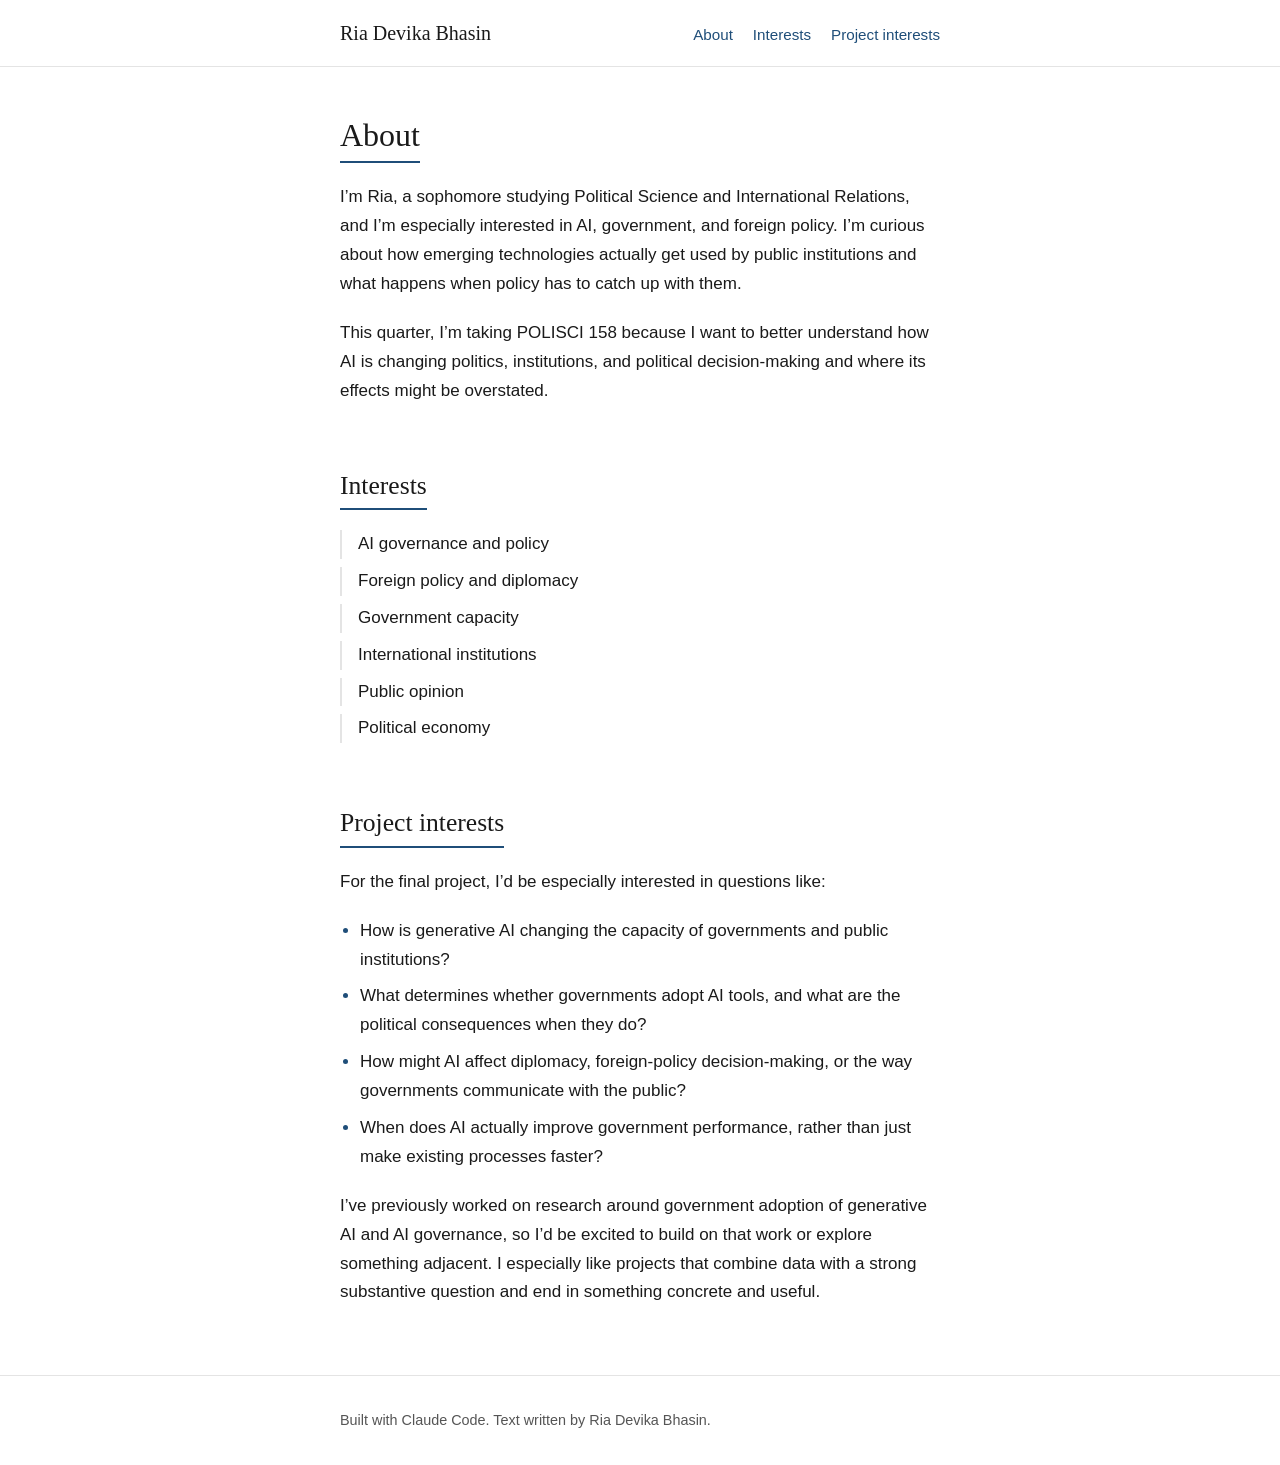
<file: index.html>
<!DOCTYPE html>
<html lang="en">
<head>
  <meta charset="utf-8">
  <meta name="viewport" content="width=device-width, initial-scale=1">
  <title>Ria Devika Bhasin</title>
  <meta name="description" content="Ria Devika Bhasin, a sophomore studying Political Science and International Relations, interested in AI, government, and foreign policy.">
  <link rel="stylesheet" href="style.css">
</head>
<body>
  <header class="site-header">
    <div class="container">
      <p class="site-title"><a href="#top">Ria Devika Bhasin</a></p>
      <nav aria-label="Main">
        <ul>
          <li><a href="#about">About</a></li>
          <li><a href="#interests">Interests</a></li>
          <li><a href="#project-interests">Project interests</a></li>
        </ul>
      </nav>
    </div>
  </header>

  <main id="top" class="container">
    <section id="about">
      <h1>About</h1>
      <p>I’m Ria, a sophomore studying Political Science and International Relations, and I’m especially interested in AI, government, and foreign policy. I’m curious about how emerging technologies actually get used by public institutions and what happens when policy has to catch up with them.</p>
      <p>This quarter, I’m taking POLISCI 158 because I want to better understand how AI is changing politics, institutions, and political decision-making and where its effects might be overstated.</p>
    </section>

    <section id="interests">
      <h2>Interests</h2>
      <ul class="interest-list">
        <li>AI governance and policy</li>
        <li>Foreign policy and diplomacy</li>
        <li>Government capacity</li>
        <li>International institutions</li>
        <li>Public opinion</li>
        <li>Political economy</li>
      </ul>
    </section>

    <section id="project-interests">
      <h2>Project interests</h2>
      <p>For the final project, I’d be especially interested in questions like:</p>
      <ul class="question-list">
        <li>How is generative AI changing the capacity of governments and public institutions?</li>
        <li>What determines whether governments adopt AI tools, and what are the political consequences when they do?</li>
        <li>How might AI affect diplomacy, foreign-policy decision-making, or the way governments communicate with the public?</li>
        <li>When does AI actually improve government performance, rather than just make existing processes faster?</li>
      </ul>
      <p>I’ve previously worked on research around government adoption of generative AI and AI governance, so I’d be excited to build on that work or explore something adjacent. I especially like projects that combine data with a strong substantive question and end in something concrete and useful.</p>
    </section>
  </main>

  <footer class="site-footer">
    <div class="container">
      <p>Built with Claude Code. Text written by Ria Devika Bhasin.</p>
    </div>
  </footer>
</body>
</html>
</file>
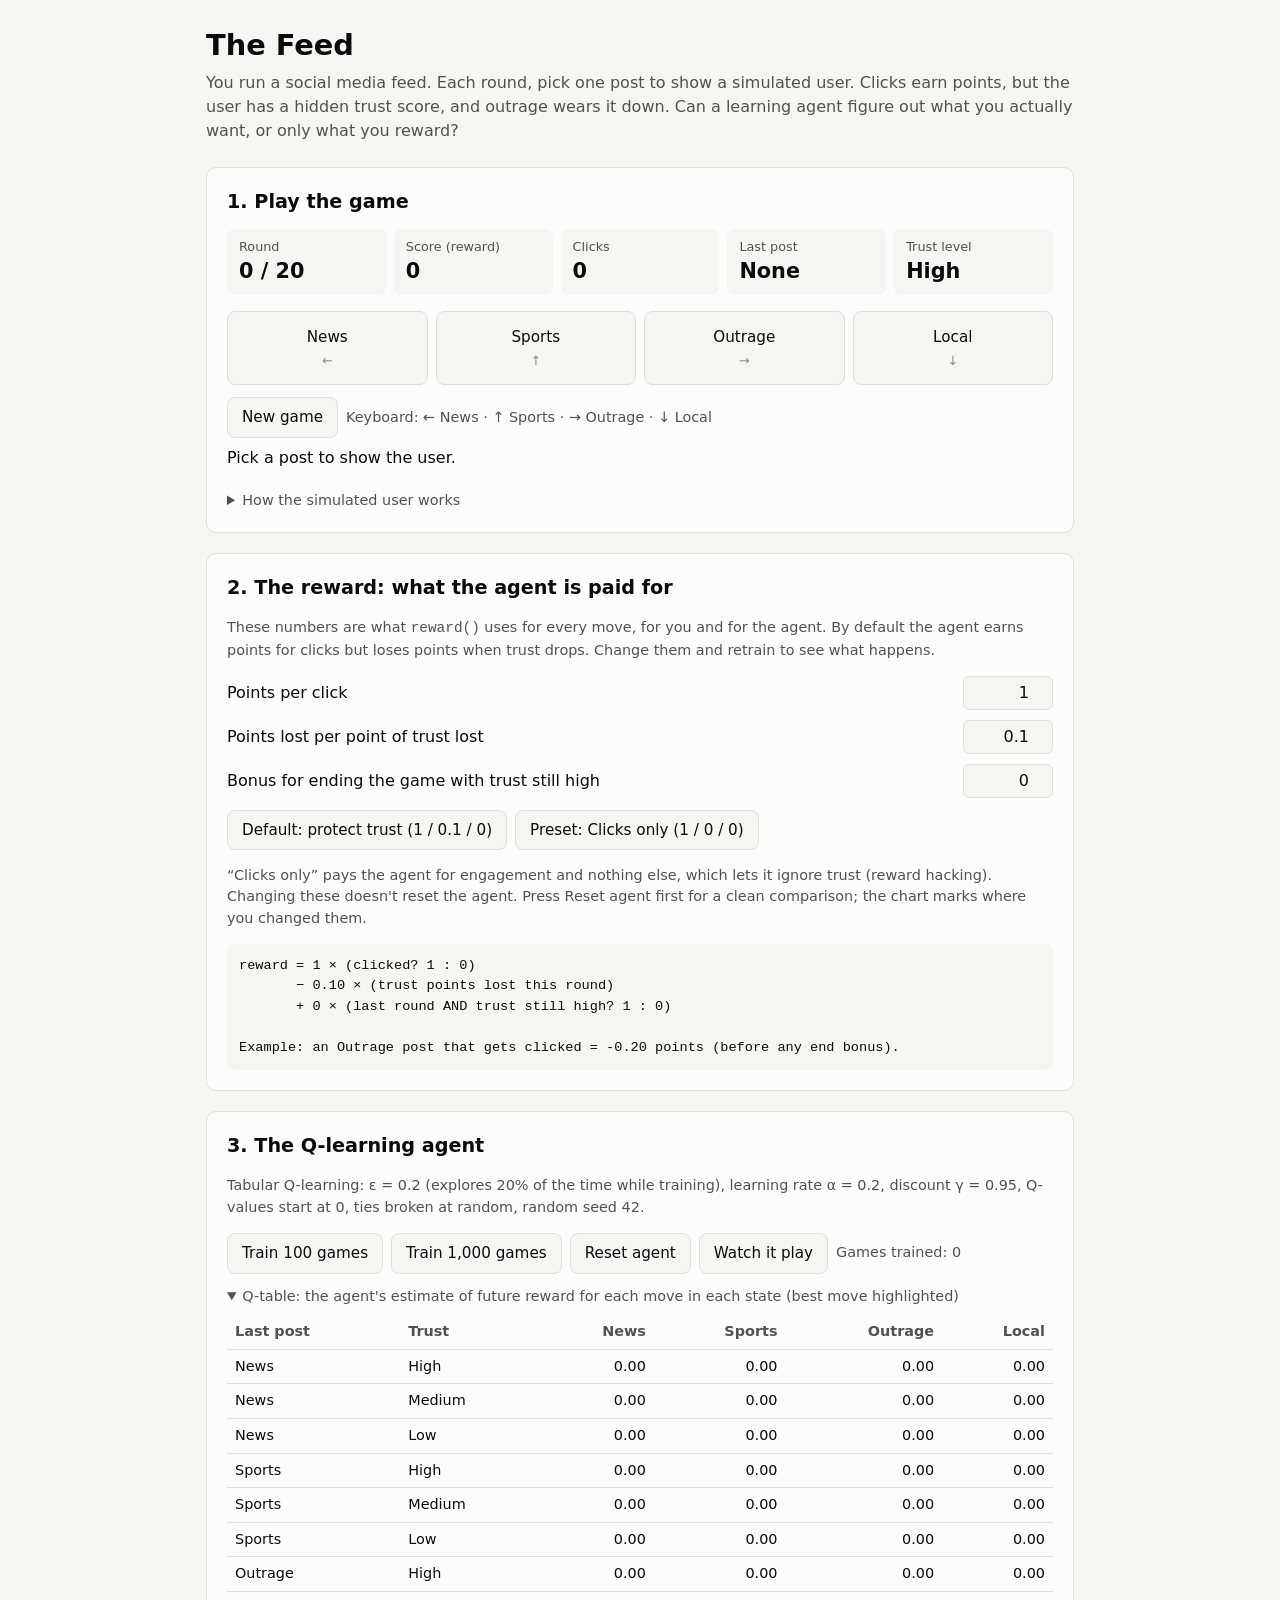
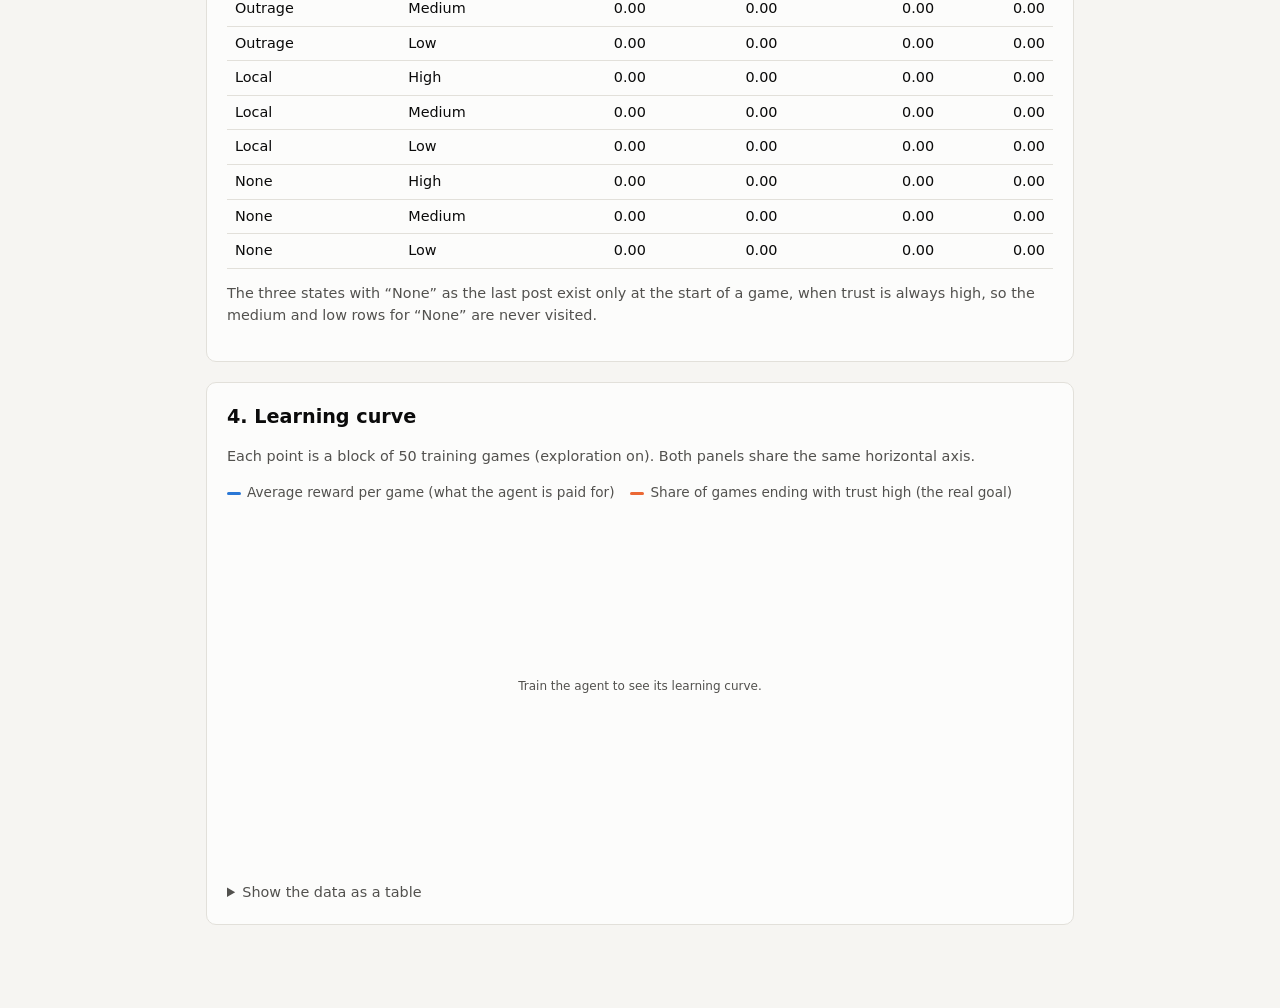
<file: rl-game/index.html>
<!DOCTYPE html>
<html lang="en">
<head>
<meta charset="utf-8">
<meta name="viewport" content="width=device-width, initial-scale=1">
<title>The Feed: an RL game</title>
<style>
  /* ---------- Colour tokens (light, then dark) ---------- */
  :root {
    color-scheme: light;
    --bg: #f6f5f2;
    --surface: #fcfcfb;
    --border: #e2e0da;
    --text: #0b0b0b;
    --text-2: #52514e;
    --muted: #8a8882;
    --accent: #2a78d6;      /* series 1: average reward */
    --accent-2: #eb6834;    /* series 2: goal share */
    --good: #008300;
    --bad: #c62f2e;
    --best: #e6f0fb;        /* highlight for the agent's best move */
  }
  @media (prefers-color-scheme: dark) {
    :root:not([data-theme="light"]) {
      color-scheme: dark;
      --bg: #121211; --surface: #1a1a19; --border: #33322f;
      --text: #f0efec; --text-2: #c3c2b7; --muted: #8f8d85;
      --accent: #3987e5; --accent-2: #d95926;
      --good: #4fb34f; --bad: #e66767; --best: #1f3350;
    }
  }
  :root[data-theme="dark"] {
    color-scheme: dark;
    --bg: #121211; --surface: #1a1a19; --border: #33322f;
    --text: #f0efec; --text-2: #c3c2b7; --muted: #8f8d85;
    --accent: #3987e5; --accent-2: #d95926;
    --good: #4fb34f; --bad: #e66767; --best: #1f3350;
  }

  /* ---------- Layout ---------- */
  * { box-sizing: border-box; }
  body {
    margin: 0; background: var(--bg); color: var(--text);
    font: 16px/1.5 system-ui, -apple-system, "Segoe UI", sans-serif;
  }
  main { max-width: 900px; margin: 0 auto; padding: 24px 16px 64px; }
  h1 { font-size: 1.8rem; margin: 0 0 4px; }
  h2 { font-size: 1.2rem; margin: 0 0 12px; }
  p.lede { color: var(--text-2); margin: 0 0 24px; }
  section {
    background: var(--surface); border: 1px solid var(--border);
    border-radius: 10px; padding: 20px; margin-bottom: 20px;
  }
  .muted { color: var(--text-2); font-size: 0.9rem; }
  table { border-collapse: collapse; width: 100%; font-size: 0.9rem; }
  th, td { text-align: left; padding: 6px 8px; border-bottom: 1px solid var(--border); }
  th { color: var(--text-2); font-weight: 600; }
  td.num, th.num { text-align: right; font-variant-numeric: tabular-nums; }
  .scroll { overflow-x: auto; }

  button {
    font: inherit; font-size: 0.95rem; padding: 8px 14px; cursor: pointer;
    border-radius: 8px; border: 1px solid var(--border);
    background: var(--bg); color: var(--text);
  }
  button:hover:not(:disabled) { border-color: var(--accent); }
  button:disabled { opacity: 0.5; cursor: not-allowed; }
  .row { display: flex; flex-wrap: wrap; gap: 8px; align-items: center; }

  /* Game panel */
  .stats { display: grid; grid-template-columns: repeat(auto-fit, minmax(120px, 1fr)); gap: 8px; margin-bottom: 16px; }
  .stat { background: var(--bg); border-radius: 8px; padding: 8px 12px; }
  .stat .label { font-size: 0.8rem; color: var(--text-2); }
  .stat .value { font-size: 1.3rem; font-weight: 600; font-variant-numeric: tabular-nums; }
  .posts { display: grid; grid-template-columns: repeat(4, 1fr); gap: 8px; margin-bottom: 12px; }
  .posts button { padding: 14px 6px; display: flex; flex-direction: column; align-items: center; gap: 2px; }
  .posts .key { font-size: 0.8rem; color: var(--muted); }
  .posts button.picked { border-color: var(--accent); box-shadow: 0 0 0 2px var(--accent) inset; }
  @media (max-width: 520px) { .posts { grid-template-columns: repeat(2, 1fr); } }
  #message { min-height: 1.5em; font-weight: 500; }
  #log { max-height: 180px; overflow-y: auto; font-size: 0.85rem; color: var(--text-2);
         margin: 8px 0 0; padding-left: 32px; }
  .yes { color: var(--good); } .no { color: var(--bad); }

  /* Reward controls */
  .reward-grid { display: grid; grid-template-columns: 1fr auto; gap: 10px 16px; align-items: center; margin-bottom: 12px; }
  .reward-grid input { width: 90px; font: inherit; padding: 4px 8px; border-radius: 6px;
                       border: 1px solid var(--border); background: var(--bg); color: var(--text); text-align: right; }
  pre.code { background: var(--bg); border-radius: 8px; padding: 12px; overflow-x: auto; font-size: 0.85rem; margin: 0; }

  /* Q-table */
  #qtable td.best { background: var(--best); font-weight: 600; }

  /* Chart */
  .chart-wrap { position: relative; }
  #chart { width: 100%; display: block; }
  #tooltip {
    position: absolute; pointer-events: none; display: none;
    background: var(--surface); border: 1px solid var(--border); border-radius: 8px;
    padding: 8px 10px; font-size: 0.85rem; box-shadow: 0 4px 12px rgba(0,0,0,0.12); white-space: nowrap;
  }
  .legend { display: flex; gap: 16px; font-size: 0.85rem; color: var(--text-2); margin-bottom: 8px; flex-wrap: wrap; }
  .swatch { display: inline-block; width: 14px; height: 3px; border-radius: 2px; vertical-align: middle; margin-right: 6px; }
  details { margin-top: 12px; }
  summary { cursor: pointer; color: var(--text-2); font-size: 0.9rem; }
</style>
</head>
<body>
<main>
  <h1>The Feed</h1>
  <p class="lede">You run a social media feed. Each round, pick one post to show a simulated user. Clicks earn points,
    but the user has a hidden trust score, and outrage wears it down. Can a learning agent figure out what you
    actually want, or only what you reward?</p>

  <!-- ===== 1. The game ===== -->
  <section>
    <h2>1. Play the game</h2>
    <div class="stats">
      <div class="stat"><div class="label">Round</div><div class="value" id="s-round">0 / 20</div></div>
      <div class="stat"><div class="label">Score (reward)</div><div class="value" id="s-score">0</div></div>
      <div class="stat"><div class="label">Clicks</div><div class="value" id="s-clicks">0</div></div>
      <div class="stat"><div class="label">Last post</div><div class="value" id="s-last">None</div></div>
      <div class="stat"><div class="label">Trust level</div><div class="value" id="s-trust">High</div></div>
    </div>
    <div class="posts" id="post-buttons"></div>
    <div class="row" style="margin-bottom: 8px;">
      <button id="new-game">New game</button>
      <span class="muted">Keyboard: ← News · ↑ Sports · → Outrage · ↓ Local</span>
    </div>
    <div id="message" aria-live="polite"></div>
    <ol id="log"></ol>

    <details>
      <summary>How the simulated user works</summary>
      <div class="scroll">
      <table style="margin-top: 8px;">
        <thead><tr><th>Post</th><th class="num">Chance of a click</th><th class="num">Change in hidden trust</th></tr></thead>
        <tbody id="rules-body"></tbody>
      </table>
      </div>
      <p class="muted">Trust starts at 80 out of 100. It counts as <b>high</b> at 60 or more, <b>medium</b> from 30 to 59,
        and <b>low</b> below 30. You (and the agent) only see the level, not the number.
        The real goal: get engagement <i>and</i> finish the 20 rounds with trust still high.</p>
      <p class="muted"><b>State</b> = last post shown (none, news, sports, outrage, local) × trust level (high, medium, low)
        = 5 × 3 = <b>15 states</b>, with 4 actions each, so the agent's table has 60 entries.</p>
    </details>
  </section>

  <!-- ===== 2. The reward ===== -->
  <section>
    <h2>2. The reward: what the agent is paid for</h2>
    <p class="muted">These numbers are what <code>reward()</code> uses for every move, for you and for the agent.
      By default the agent earns points for clicks but loses points when trust drops. Change them and retrain to see what happens.</p>
    <div class="reward-grid">
      <label for="r-click">Points per click</label>
      <input id="r-click" type="number" step="0.1">
      <label for="r-trust">Points lost per point of trust lost</label>
      <input id="r-trust" type="number" step="0.05">
      <label for="r-bonus">Bonus for ending the game with trust still high</label>
      <input id="r-bonus" type="number" step="1">
    </div>
    <div class="row" style="margin-bottom: 12px;">
      <button id="r-default">Default: protect trust (1 / 0.1 / 0)</button>
      <button id="r-clicks">Preset: Clicks only (1 / 0 / 0)</button>
    </div>
    <p class="muted">“Clicks only” pays the agent for engagement and nothing else, which lets it ignore trust
      (reward hacking). Changing these doesn't reset the agent. Press Reset agent first for a clean comparison;
      the chart marks where you changed them.</p>
    <pre class="code" id="reward-formula"></pre>
  </section>

  <!-- ===== 3. The agent ===== -->
  <section>
    <h2>3. The Q-learning agent</h2>
    <p class="muted">Tabular Q-learning: ε = 0.2 (explores 20% of the time while training), learning rate α = 0.2,
      discount γ = 0.95, Q-values start at 0, ties broken at random, random seed 42.</p>
    <div class="row" style="margin-bottom: 12px;">
      <button id="train-100">Train 100 games</button>
      <button id="train-1000">Train 1,000 games</button>
      <button id="reset-agent">Reset agent</button>
      <button id="watch">Watch it play</button>
      <span class="muted" id="trained-count">Games trained: 0</span>
    </div>
    <details open>
      <summary>Q-table: the agent's estimate of future reward for each move in each state (best move highlighted)</summary>
      <div class="scroll"><table id="qtable" style="margin-top: 8px;"></table></div>
      <p class="muted">The three states with “None” as the last post exist only at the start of a game, when trust is always high,
        so the medium and low rows for “None” are never visited.</p>
    </details>
  </section>

  <!-- ===== 4. The learning curve ===== -->
  <section>
    <h2>4. Learning curve</h2>
    <p class="muted">Each point is a block of 50 training games (exploration on). Both panels share the same horizontal axis.</p>
    <div class="legend">
      <span><span class="swatch" style="background: var(--accent)"></span>Average reward per game (what the agent is paid for)</span>
      <span><span class="swatch" style="background: var(--accent-2)"></span>Share of games ending with trust high (the real goal)</span>
    </div>
    <div class="chart-wrap">
      <canvas id="chart" height="360" aria-label="Learning curve chart"></canvas>
      <div id="tooltip"></div>
    </div>
    <details>
      <summary>Show the data as a table</summary>
      <div class="scroll"><table id="curve-table" style="margin-top: 8px;"></table></div>
    </details>
  </section>
</main>

<script>
// ======================================================================
// REWARD SETTINGS. reward() below turns what happened in a round into points.
// ======================================================================
const DEFAULT_REWARD = { click: 1, perTrustLost: 0.1, endBonus: 0 };   // protects trust
const CLICKS_ONLY = { click: 1, perTrustLost: 0, endBonus: 0 };        // preset to demo reward hacking
const REWARD = { ...DEFAULT_REWARD };

// Points for one move. Used for the human player AND for training the agent.
function reward(clicked, trustLost, gameOver, finalTrustLevel) {
  let points = 0;

  // Part 1 - Engagement: points whenever the user clicks the post.
  if (clicked) points += REWARD.click;

  // Part 2 - Trust cost: subtract points for each point of hidden trust this post destroyed.
  points -= REWARD.perTrustLost * trustLost;

  // Part 3 - Real-goal bonus: paid once, on the last round, if trust is still high.
  if (gameOver && finalTrustLevel === HIGH) points += REWARD.endBonus;

  return points;
}

// ======================================================================
// THE GAME (environment)
// ======================================================================
const ROUNDS = 20;
const POSTS = [
  { name: "News",    click: 0.40, trust: +3,  key: "ArrowLeft",  arrow: "←" },
  { name: "Sports",  click: 0.50, trust: +1,  key: "ArrowUp",    arrow: "↑" },
  { name: "Outrage", click: 0.80, trust: -12, key: "ArrowRight", arrow: "→" },
  { name: "Local",   click: 0.30, trust: +4,  key: "ArrowDown",  arrow: "↓" },
];
const NO_POST = 4;                       // "last post" index before the first round
const HIGH = 0, MEDIUM = 1, LOW = 2;
const TRUST_NAMES = ["High", "Medium", "Low"];
const TRUST_START = 80;

// Convert the hidden 0-100 trust number into the level the player sees.
function trustLevel(trust) {
  if (trust >= 60) return HIGH;
  if (trust >= 30) return MEDIUM;
  return LOW;
}

// State = (last post, trust level) -> one number from 0 to 14.
const NUM_STATES = 5 * 3;
const NUM_ACTIONS = POSTS.length;
function stateOf(game) { return game.last * 3 + trustLevel(game.trust); }

function newGame() {
  return { round: 0, trust: TRUST_START, last: NO_POST, score: 0, clicks: 0, done: false };
}

// Play one round: show post `a`, roll for a click, update trust, return the reward.
function step(game, a, rng) {
  const post = POSTS[a];
  const clicked = rng() < post.click;
  const before = game.trust;
  game.trust = Math.min(100, Math.max(0, before + post.trust));
  const trustLost = Math.max(0, before - game.trust);
  game.round++;
  game.last = a;
  game.done = game.round >= ROUNDS;
  const r = reward(clicked, trustLost, game.done, trustLevel(game.trust));
  game.score += r;
  if (clicked) game.clicks++;
  return { clicked, r };
}

// Seeded random number generator (mulberry32): same seed -> same results every time.
function makeRng(seed) {
  let t = seed >>> 0;
  return function () {
    t = (t + 0x6D2B79F5) >>> 0;
    let x = Math.imul(t ^ (t >>> 15), 1 | t);
    x = (x + Math.imul(x ^ (x >>> 7), 61 | x)) ^ x;
    return ((x ^ (x >>> 14)) >>> 0) / 4294967296;
  };
}

// ======================================================================
// THE Q-LEARNING AGENT
// ======================================================================
const EPSILON = 0.2, ALPHA = 0.2, GAMMA = 0.95, SEED = 42, BLOCK = 50;

let Q, trainRng, watchRng, gamesTrained, history, block, rewardVersion = 0;

function resetAgent() {
  Q = new Float64Array(NUM_STATES * NUM_ACTIONS);   // all Q-values start at 0
  trainRng = makeRng(SEED);                          // training randomness
  watchRng = makeRng(SEED + 1);                      // separate stream for "Watch it play"
  gamesTrained = 0;
  history = [];                                      // one entry per 50 games
  block = { reward: 0, goal: 0, n: 0 };
}

// Highest Q-value in a state.
function maxQ(s) {
  let m = -Infinity;
  for (let a = 0; a < NUM_ACTIONS; a++) m = Math.max(m, Q[s * NUM_ACTIONS + a]);
  return m;
}

// Best action in a state; if several tie, pick one of them at random.
function bestAction(s, rng) {
  const m = maxQ(s);
  const ties = [];
  for (let a = 0; a < NUM_ACTIONS; a++) if (Q[s * NUM_ACTIONS + a] === m) ties.push(a);
  return ties[Math.floor(rng() * ties.length)];
}

// Epsilon-greedy: explore with probability epsilon, otherwise take the best action.
function chooseAction(s, rng, epsilon) {
  if (rng() < epsilon) return Math.floor(rng() * NUM_ACTIONS);
  return bestAction(s, rng);
}

// Play one training game, updating Q after every move.
function trainOneGame() {
  const game = newGame();
  while (!game.done) {
    const s = stateOf(game);
    const a = chooseAction(s, trainRng, EPSILON);
    const { r } = step(game, a, trainRng);
    const s2 = stateOf(game);
    // Q-learning update: nudge Q(s,a) toward reward + discounted best future value.
    // The state doesn't include the round number, so the agent can't see the game is
    // about to end. We therefore treat round 20 as a time limit, not a true ending, and
    // still count the future value of s2. (Otherwise states that often occur near the
    // end, like low trust, would look worthless for the wrong reason.)
    const target = r + GAMMA * maxQ(s2);
    const i = s * NUM_ACTIONS + a;
    Q[i] += ALPHA * (target - Q[i]);
  }
  // Record results for the learning curve.
  gamesTrained++;
  block.reward += game.score;
  block.goal += trustLevel(game.trust) === HIGH ? 1 : 0;
  block.n++;
  if (block.n === BLOCK) {
    history.push({
      games: gamesTrained,
      avgReward: block.reward / BLOCK,
      goalShare: block.goal / BLOCK,
      version: rewardVersion,
    });
    block = { reward: 0, goal: 0, n: 0 };
  }
}

function train(n) {
  for (let k = 0; k < n; k++) trainOneGame();
  renderAgent();
  drawChart();
}

// ======================================================================
// PAGE: game display and human play
// ======================================================================
const $ = (id) => document.getElementById(id);
const humanRng = Math.random;             // human games don't need to be reproducible
let game = newGame();
let watching = false;                      // true while the agent animation runs
let shownGameIsAgent = false;

function fmt(x) { return Number.isInteger(x) ? String(x) : x.toFixed(2); }

function renderGame(lastPick) {
  $("s-round").textContent = `${game.round} / ${ROUNDS}`;
  $("s-score").textContent = fmt(game.score);
  $("s-clicks").textContent = game.clicks;
  $("s-last").textContent = game.last === NO_POST ? "None" : POSTS[game.last].name;
  $("s-trust").textContent = TRUST_NAMES[trustLevel(game.trust)];
  document.querySelectorAll(".posts button").forEach((b, i) => {
    b.disabled = game.done || watching;
    b.classList.toggle("picked", i === lastPick);
  });
}

function logRound(a, clicked, r) {
  const li = document.createElement("li");
  li.innerHTML = `${POSTS[a].name}: <span class="${clicked ? "yes" : "no"}">${clicked ? "clicked" : "no click"}</span>,
    ${r >= 0 ? "+" : ""}${fmt(r)} points, trust now ${TRUST_NAMES[trustLevel(game.trust)].toLowerCase()}`;
  $("log").appendChild(li);
  $("log").scrollTop = $("log").scrollHeight;
}

function endMessage(who) {
  const high = trustLevel(game.trust) === HIGH;
  return `${who} finished with ${fmt(game.score)} points and ${game.clicks} clicks. ` +
    (high ? "Trust is still high: real goal achieved." : "Trust is no longer high: real goal missed.");
}

function startHumanGame() {
  if (watching) return;
  game = newGame();
  shownGameIsAgent = false;
  $("log").innerHTML = "";
  $("message").textContent = "Pick a post to show the user.";
  renderGame();
}

function humanPlay(a) {
  if (watching) return;
  if (shownGameIsAgent || game.done) startHumanGame();
  const { clicked, r } = step(game, a, humanRng);
  logRound(a, clicked, r);
  $("message").textContent = game.done ? endMessage("You") : `Round ${game.round} done.`;
  renderGame(a);
}

// Build the four post buttons and the rules table.
POSTS.forEach((p, i) => {
  const b = document.createElement("button");
  b.innerHTML = `<span>${p.name}</span><span class="key">${p.arrow}</span>`;
  b.addEventListener("click", () => humanPlay(i));
  $("post-buttons").appendChild(b);
  $("rules-body").insertAdjacentHTML("beforeend",
    `<tr><td>${p.name}</td><td class="num">${Math.round(p.click * 100)}%</td><td class="num">${p.trust > 0 ? "+" : ""}${p.trust}</td></tr>`);
});

document.addEventListener("keydown", (e) => {
  if (e.target.tagName === "INPUT") return;
  const a = POSTS.findIndex((p) => p.key === e.key);
  if (a >= 0) { e.preventDefault(); humanPlay(a); }
});
$("new-game").addEventListener("click", startHumanGame);

// ======================================================================
// PAGE: reward controls
// ======================================================================
const rewardInputs = { click: $("r-click"), perTrustLost: $("r-trust"), endBonus: $("r-bonus") };

function renderReward() {
  for (const k in rewardInputs) rewardInputs[k].value = REWARD[k];
  $("reward-formula").textContent =
    `reward = ${fmt(REWARD.click)} × (clicked? 1 : 0)\n` +
    `       − ${fmt(REWARD.perTrustLost)} × (trust points lost this round)\n` +
    `       + ${fmt(REWARD.endBonus)} × (last round AND trust still high? 1 : 0)\n\n` +
    `Example: an Outrage post that gets clicked = ${fmt(REWARD.click - REWARD.perTrustLost * 12)} points` +
    ` (before any end bonus).`;
}

for (const k in rewardInputs) {
  rewardInputs[k].addEventListener("input", () => {
    const v = parseFloat(rewardInputs[k].value);
    if (Number.isNaN(v)) return;
    REWARD[k] = v;
    rewardVersion++;
    renderReward();
  });
}
function applyPreset(preset) {
  Object.assign(REWARD, preset);
  rewardVersion++;
  renderReward();
}
$("r-default").addEventListener("click", () => applyPreset(DEFAULT_REWARD));
$("r-clicks").addEventListener("click", () => applyPreset(CLICKS_ONLY));

// ======================================================================
// PAGE: agent controls, Q-table, watch mode
// ======================================================================
function renderAgent() {
  $("trained-count").textContent = `Games trained: ${gamesTrained.toLocaleString()}`;
  let html = `<thead><tr><th>Last post</th><th>Trust</th>${POSTS.map((p) => `<th class="num">${p.name}</th>`).join("")}</tr></thead><tbody>`;
  for (let last = 0; last < 5; last++) {
    for (let t = 0; t < 3; t++) {
      const s = last * 3 + t;
      const m = maxQ(s);
      const untouched = Q.slice(s * NUM_ACTIONS, s * NUM_ACTIONS + NUM_ACTIONS).every((v) => v === 0);
      html += `<tr><td>${last === NO_POST ? "None" : POSTS[last].name}</td><td>${TRUST_NAMES[t]}</td>`;
      for (let a = 0; a < NUM_ACTIONS; a++) {
        const v = Q[s * NUM_ACTIONS + a];
        html += `<td class="num${!untouched && v === m ? " best" : ""}">${v.toFixed(2)}</td>`;
      }
      html += "</tr>";
    }
  }
  $("qtable").innerHTML = html + "</tbody>";
}

function setButtonsDisabled(d) {
  ["train-100", "train-1000", "reset-agent", "watch", "new-game"].forEach((id) => ($(id).disabled = d));
}

// Animate one game played greedily (epsilon = 0, no exploring).
function watchAgent() {
  watching = true;
  shownGameIsAgent = true;
  setButtonsDisabled(true);
  game = newGame();
  $("log").innerHTML = "";
  $("message").textContent = "The agent is playing (no exploring)…";
  renderGame();
  const timer = setInterval(() => {
    const a = chooseAction(stateOf(game), watchRng, 0);
    const { clicked, r } = step(game, a, watchRng);
    logRound(a, clicked, r);
    renderGame(a);
    if (game.done) {
      clearInterval(timer);
      watching = false;
      setButtonsDisabled(false);
      $("message").textContent = endMessage("The agent") + " Pick a post or press New game to play yourself.";
      renderGame(a);
    }
  }, 400);
}

$("train-100").addEventListener("click", () => train(100));
$("train-1000").addEventListener("click", () => train(1000));
$("reset-agent").addEventListener("click", () => { resetAgent(); renderAgent(); drawChart(); });
$("watch").addEventListener("click", watchAgent);

// ======================================================================
// LEARNING CURVE CHART (two stacked panels on one shared x-axis)
// ======================================================================
const canvas = $("chart");
const ctx = canvas.getContext("2d");
const CHART_H = 360;
const PAD = { l: 56, r: 16, t: 26, b: 36 }, GAP = 44;
let hoverIdx = -1;

// A "nice" tick step (1, 2 or 5 times a power of ten).
function niceStep(range, count) {
  const raw = range / count || 1;
  const p = Math.pow(10, Math.floor(Math.log10(raw)));
  const f = raw / p;
  return (f <= 1 ? 1 : f <= 2 ? 2 : f <= 5 ? 5 : 10) * p;
}

function chartLayout() {
  const W = canvas.clientWidth;
  const panelH = (CHART_H - PAD.t - PAD.b - GAP) / 2;
  const xMax = history.length ? history[history.length - 1].games : BLOCK;
  const x = (g) => PAD.l + (g / xMax) * (W - PAD.l - PAD.r);
  // Top panel: average reward (range always includes 0).
  const vals = history.map((h) => h.avgReward);
  let lo = Math.min(0, ...vals), hi = Math.max(0, ...vals);
  if (hi === lo) hi = lo + 1;
  const step1 = niceStep(hi - lo, 4);
  lo = Math.floor(lo / step1) * step1; hi = Math.ceil(hi / step1) * step1;
  const panels = [
    { key: "avgReward", title: "Average reward per game", top: PAD.t, lo, hi, step: step1, color: "--accent", fmt: (v) => fmt(+v.toFixed(2)) },
    { key: "goalShare", title: "Games ending with trust high", top: PAD.t + panelH + GAP, lo: 0, hi: 1, step: 0.25, color: "--accent-2", fmt: (v) => Math.round(v * 100) + "%" },
  ];
  panels.forEach((p) => (p.y = (v) => p.top + panelH - ((v - p.lo) / (p.hi - p.lo)) * panelH));
  return { W, panelH, xMax, x, panels };
}

function drawChart() {
  const css = getComputedStyle(document.documentElement);
  const color = (name) => css.getPropertyValue(name).trim();
  const dpr = window.devicePixelRatio || 1;
  const W = canvas.clientWidth;
  canvas.width = W * dpr; canvas.height = CHART_H * dpr; canvas.style.height = CHART_H + "px";
  ctx.setTransform(dpr, 0, 0, dpr, 0, 0);
  ctx.clearRect(0, 0, W, CHART_H);
  ctx.font = "12px system-ui, sans-serif";
  if (hoverIdx >= history.length) hoverIdx = -1;   // e.g. after Reset agent

  if (!history.length) {
    ctx.fillStyle = color("--text-2");
    ctx.textAlign = "center";
    ctx.fillText("Train the agent to see its learning curve.", W / 2, CHART_H / 2);
    renderCurveTable();
    return;
  }

  const L = chartLayout();
  for (const p of L.panels) {
    // Panel title
    ctx.fillStyle = color("--text"); ctx.textAlign = "left"; ctx.font = "600 12px system-ui, sans-serif";
    ctx.fillText(p.title, PAD.l, p.top - 10);
    ctx.font = "12px system-ui, sans-serif";
    // Horizontal grid lines and y labels
    for (let v = p.lo; v <= p.hi + 1e-9; v += p.step) {
      const y = p.y(v);
      ctx.strokeStyle = color("--border"); ctx.lineWidth = 1;
      ctx.beginPath(); ctx.moveTo(PAD.l, y); ctx.lineTo(L.W - PAD.r, y); ctx.stroke();
      ctx.fillStyle = color("--text-2"); ctx.textAlign = "right"; ctx.textBaseline = "middle";
      ctx.fillText(p.fmt(v), PAD.l - 8, y);
    }
    ctx.textBaseline = "alphabetic";
    // Dashed line where the reward settings were changed
    for (let i = 1; i < history.length; i++) {
      if (history[i].version !== history[i - 1].version) {
        const xm = (L.x(history[i - 1].games) + L.x(history[i].games)) / 2;
        ctx.strokeStyle = color("--muted"); ctx.setLineDash([4, 4]);
        ctx.beginPath(); ctx.moveTo(xm, p.top); ctx.lineTo(xm, p.top + L.panelH); ctx.stroke();
        ctx.setLineDash([]);
        if (p === L.panels[0]) { ctx.fillStyle = color("--muted"); ctx.textAlign = "left"; ctx.fillText("reward changed", xm + 4, p.top + 12); }
      }
    }
    // The data line (2px), or a dot if there is only one point
    ctx.strokeStyle = color(p.color); ctx.fillStyle = color(p.color); ctx.lineWidth = 2; ctx.lineJoin = "round";
    ctx.beginPath();
    history.forEach((h, i) => (i ? ctx.lineTo : ctx.moveTo).call(ctx, L.x(h.games), p.y(h[p.key])));
    ctx.stroke();
    if (history.length === 1) { ctx.beginPath(); ctx.arc(L.x(history[0].games), p.y(history[0][p.key]), 4, 0, 7); ctx.fill(); }
    // Hover marker with a surface ring
    if (hoverIdx >= 0) {
      const h = history[hoverIdx];
      ctx.beginPath(); ctx.arc(L.x(h.games), p.y(h[p.key]), 5, 0, 7);
      ctx.fill(); ctx.strokeStyle = color("--surface"); ctx.lineWidth = 2; ctx.stroke();
    }
  }
  // Shared x-axis labels under the bottom panel
  const bottom = L.panels[1].top + L.panelH;
  const xs = niceStep(L.xMax, 5);
  ctx.fillStyle = color("--text-2"); ctx.textAlign = "center";
  for (let g = 0; g <= L.xMax + 1e-9; g += xs) ctx.fillText(g.toLocaleString(), L.x(g), bottom + 16);
  ctx.fillText("Training games", (PAD.l + L.W - PAD.r) / 2, bottom + 32);
  // Crosshair through both panels
  if (hoverIdx >= 0) {
    const xh = L.x(history[hoverIdx].games);
    ctx.strokeStyle = color("--muted"); ctx.lineWidth = 1;
    ctx.beginPath(); ctx.moveTo(xh, PAD.t); ctx.lineTo(xh, bottom); ctx.stroke();
  }
  renderCurveTable();
}

// Hover: snap to the nearest 50-game block and show a tooltip.
canvas.addEventListener("mousemove", (e) => {
  if (!history.length) return;
  const L = chartLayout();
  const mx = e.offsetX;
  let best = 0;
  history.forEach((h, i) => { if (Math.abs(L.x(h.games) - mx) < Math.abs(L.x(history[best].games) - mx)) best = i; });
  if (best !== hoverIdx) { hoverIdx = best; drawChart(); }
  const h = history[best];
  const tip = $("tooltip");
  tip.innerHTML = `<b>Games ${(h.games - BLOCK + 1).toLocaleString()}–${h.games.toLocaleString()}</b><br>
    <span class="swatch" style="background: var(--accent)"></span>Avg reward: ${fmt(+h.avgReward.toFixed(2))}<br>
    <span class="swatch" style="background: var(--accent-2)"></span>Trust high at end: ${Math.round(h.goalShare * 100)}%`;
  tip.style.display = "block";
  const tx = L.x(h.games);
  tip.style.left = Math.min(tx + 12, L.W - tip.offsetWidth - 4) + "px";
  tip.style.top = "30px";
});
canvas.addEventListener("mouseleave", () => { hoverIdx = -1; $("tooltip").style.display = "none"; drawChart(); });

function renderCurveTable() {
  $("curve-table").innerHTML =
    `<thead><tr><th>Games</th><th class="num">Avg reward</th><th class="num">Trust high at end</th></tr></thead><tbody>` +
    history.map((h) => `<tr><td>${h.games - BLOCK + 1}–${h.games}</td><td class="num">${h.avgReward.toFixed(2)}</td><td class="num">${Math.round(h.goalShare * 100)}%</td></tr>`).join("") +
    "</tbody>";
}

window.addEventListener("resize", drawChart);
window.matchMedia("(prefers-color-scheme: dark)").addEventListener("change", drawChart);

// ---------- Start ----------
resetAgent();
renderReward();
renderAgent();
startHumanGame();
drawChart();
</script>
</body>
</html>
</file>
<file: style.css>
:root {
  --bg: #ffffff;
  --text: #1a1a1a;
  --muted: #555555;
  --accent: #1f4e79;
  --rule: #e4e4e4;
  --serif: Georgia, "Times New Roman", Times, serif;
  --sans: -apple-system, BlinkMacSystemFont, "Segoe UI", Roboto, "Helvetica Neue", Arial, sans-serif;
}

*,
*::before,
*::after {
  box-sizing: border-box;
}

html {
  scroll-behavior: smooth;
  scroll-padding-top: 6rem;
}

@media (prefers-reduced-motion: reduce) {
  html {
    scroll-behavior: auto;
  }
}

body {
  margin: 0;
  background: var(--bg);
  color: var(--text);
  font-family: var(--sans);
  font-size: 1.0625rem;
  line-height: 1.7;
  -webkit-text-size-adjust: 100%;
}

.container {
  max-width: 40rem;
  margin: 0 auto;
  padding: 0 1.25rem;
}

/* Header and navigation */

.site-header {
  position: sticky;
  top: 0;
  z-index: 10;
  background: var(--bg);
  border-bottom: 1px solid var(--rule);
}

.site-header .container {
  display: flex;
  flex-wrap: wrap;
  align-items: baseline;
  justify-content: space-between;
  gap: 0.5rem 1.5rem;
  padding-top: 1rem;
  padding-bottom: 1rem;
}

.site-title {
  margin: 0;
  font-family: var(--serif);
  font-size: 1.25rem;
}

.site-title a {
  color: var(--text);
  text-decoration: none;
}

nav ul {
  display: flex;
  flex-wrap: wrap;
  gap: 0.25rem 1.25rem;
  margin: 0;
  padding: 0;
  list-style: none;
}

nav a {
  color: var(--accent);
  font-size: 0.95rem;
  text-decoration: none;
}

nav a:hover {
  text-decoration: underline;
  text-underline-offset: 0.2em;
}

a:focus-visible {
  outline: 2px solid var(--accent);
  outline-offset: 3px;
  border-radius: 2px;
}

/* Main content */

main.container {
  padding-top: 3rem;
  padding-bottom: 3rem;
}

section + section {
  margin-top: 4rem;
}

h1,
h2 {
  margin: 0 0 1.25rem;
  padding-bottom: 0.4rem;
  font-family: var(--serif);
  font-weight: normal;
  line-height: 1.25;
  border-bottom: 2px solid var(--accent);
  display: inline-block;
}

h1 {
  font-size: 2rem;
}

h2 {
  font-size: 1.6rem;
}

p {
  margin: 0 0 1.25rem;
}

ul {
  margin: 0 0 1.25rem;
  padding-left: 1.25rem;
}

main li + li {
  margin-top: 0.5rem;
}

.interest-list {
  padding-left: 0;
  list-style: none;
}

.interest-list li {
  padding-left: 1rem;
  border-left: 2px solid var(--rule);
}

.question-list li::marker {
  color: var(--accent);
}

/* Footer */

.site-footer {
  border-top: 1px solid var(--rule);
  color: var(--muted);
  font-size: 0.9rem;
}

.site-footer p {
  margin: 0;
  padding: 2rem 0;
}

/* Small screens */

@media (max-width: 30rem) {
  body {
    font-size: 1rem;
  }

  .site-header .container {
    flex-direction: column;
    gap: 0.35rem;
  }

  main.container {
    padding-top: 2rem;
  }

  section + section {
    margin-top: 3rem;
  }

  h1 {
    font-size: 1.75rem;
  }

  h2 {
    font-size: 1.45rem;
  }
}
</file>
